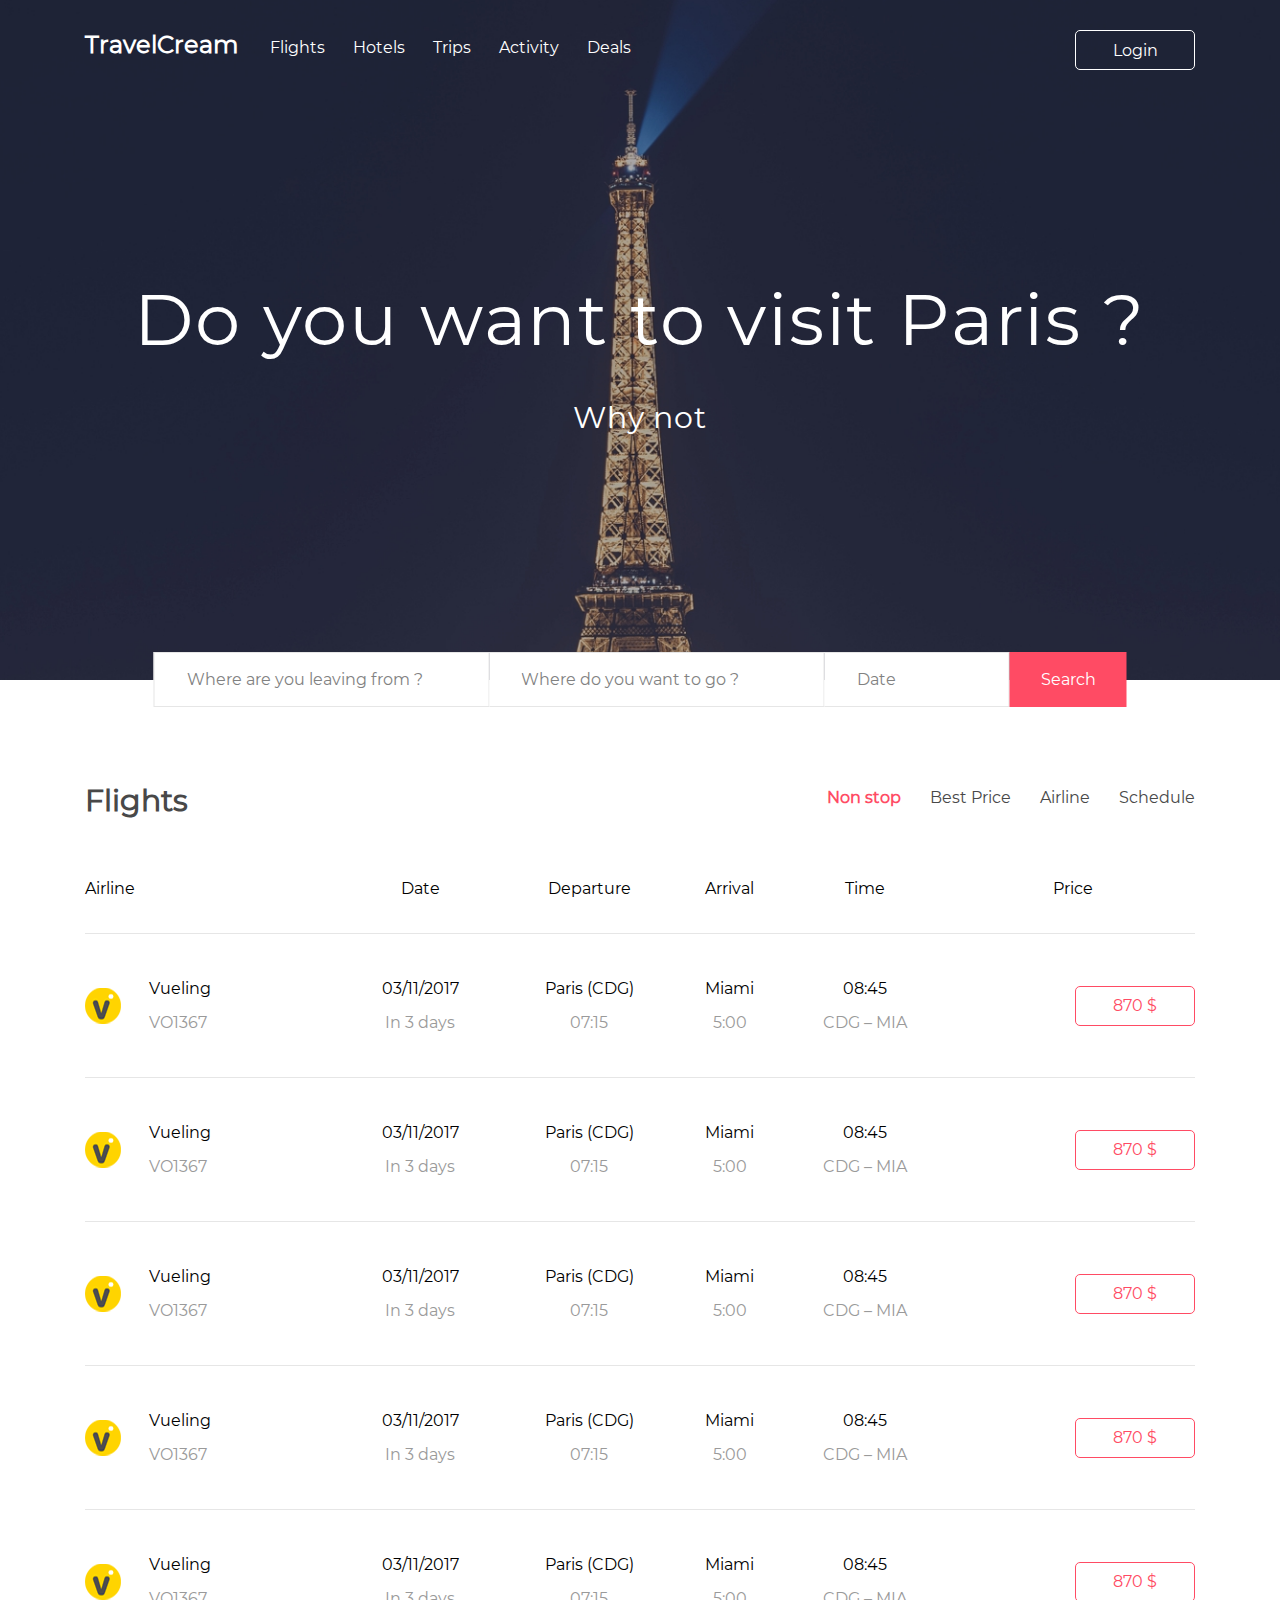
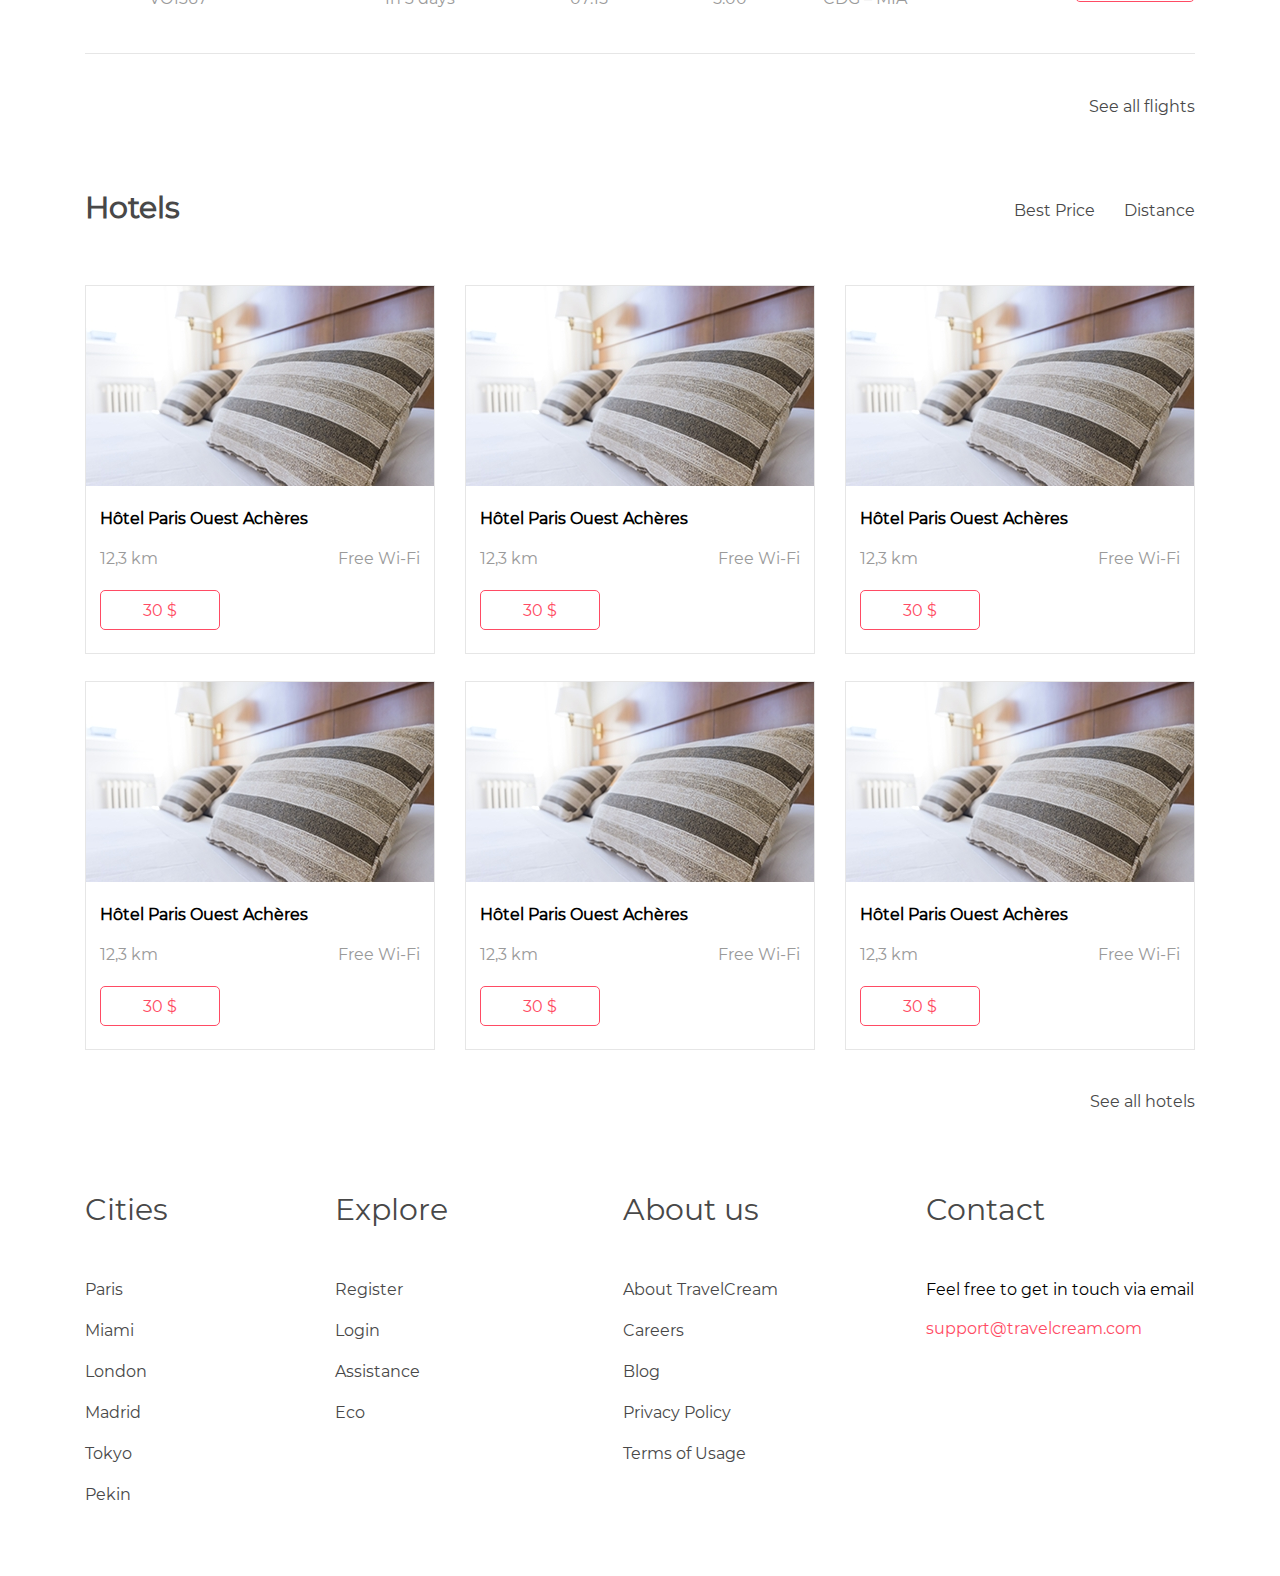
<file: site_1/index.html>
<!DOCTYPE html>
<html lang="en">
<head>
	<meta charset="UTF-8">
	<meta name="viewport" content="width=device-width, initial-scale=1.0">
	<meta http-equiv="X-UA-Compatible" content="ie=edge">
	<title>Paris</title>
	<link rel="stylesheet" href="style.css">
</head>
<body>
	<header class="header">
		<div class="container clearfix">
			<div class="header__left">
				<a href="#" class="header__logo">
					TravelCream
				</a>
				<nav class="header__nav">
					<ul>
						<li><a href="#">Flights</a></li>
						<li><a href="#">Hotels</a></li>
						<li><a href="#">Trips</a></li>
						<li><a href="#">Activity</a></li>
						<li><a href="#">Deals</a></li>
					</ul>
				</nav>
			</div>
			<div class="header__right">
				<button class="header__login">Login</button>
			</div>
		</div>
	</header>

	<section class="first">
		<div class="container">
			<h1 class="first__heading">
				Do you want to visit Paris ?
			</h1>
			<p class="first__descr">
				Why not
			</p>
			<form class="first__form">
				<input type="text" placeholder="Where are you leaving from ?">
				<input type="text" placeholder="Where do you want to go ?">
				<input type="text" class="small-input" placeholder="Date">
				<button type="submit">Search</button>
			</form>
		</div>
	</section>

	<section class="flights">
		<div class="container">
			<div class="flights__top clearfix">
				<h2 class="flights__heading">
					Flights
				</h2>
				<div class="flights__links">
					<ul>
						<li><a href="#" class="active">Non stop</a></li>
						<li><a href="#">Best Price</a></li>
						<li><a href="#">Airline</a></li>
						<li><a href="#">Schedule</a></li>
					</ul>
				</div>
			</div>
			<div class="flights__table">
				<table>
					<thead>
						<tr>
							<td>Airline</td>
							<td>Date</td>
							<td>Departure</td>
							<td>Arrival</td>
							<td>Time</td>
							<td>Price</td>
						</tr>
					</thead>
					<tbody>
						<tr>
							<td>
								<img src="img/vueling.png" alt="">
								<div class="text">
									Vueling
									<span>VO1367</span>
								</div>
							</td>
							<td>
								03/11/2017
								<span>In 3 days</span>
							</td>
							<td>
								Paris (CDG)
								<span>07:15</span>
							</td>
							<td>
								Miami
								<span>5:00</span>
							</td>
							<td>
								08:45
								<span>CDG – MIA</span>
							</td>
							<td>
								<button class="main-btn">870 $</button>
							</td>
						</tr>
						<tr>
							<td>
								<img src="img/vueling.png" alt="">
								<div class="text">
									Vueling
									<span>VO1367</span>
								</div>
							</td>
							<td>
								03/11/2017
								<span>In 3 days</span>
							</td>
							<td>
								Paris (CDG)
								<span>07:15</span>
							</td>
							<td>
								Miami
								<span>5:00</span>
							</td>
							<td>
								08:45
								<span>CDG – MIA</span>
							</td>
							<td>
								<button class="main-btn">870 $</button>
							</td>
						</tr>
						<tr>
							<td>
								<img src="img/vueling.png" alt="">
								<div class="text">
									Vueling
									<span>VO1367</span>
								</div>
							</td>
							<td>
								03/11/2017
								<span>In 3 days</span>
							</td>
							<td>
								Paris (CDG)
								<span>07:15</span>
							</td>
							<td>
								Miami
								<span>5:00</span>
							</td>
							<td>
								08:45
								<span>CDG – MIA</span>
							</td>
							<td>
								<button class="main-btn">870 $</button>
							</td>
						</tr>
						<tr>
							<td>
								<img src="img/vueling.png" alt="">
								<div class="text">
									Vueling
									<span>VO1367</span>
								</div>
							</td>
							<td>
								03/11/2017
								<span>In 3 days</span>
							</td>
							<td>
								Paris (CDG)
								<span>07:15</span>
							</td>
							<td>
								Miami
								<span>5:00</span>
							</td>
							<td>
								08:45
								<span>CDG – MIA</span>
							</td>
							<td>
								<button class="main-btn">870 $</button>
							</td>
						</tr>
						<tr>
							<td>
								<img src="img/vueling.png" alt="">
								<div class="text">
									Vueling
									<span>VO1367</span>
								</div>
							</td>
							<td>
								03/11/2017
								<span>In 3 days</span>
							</td>
							<td>
								Paris (CDG)
								<span>07:15</span>
							</td>
							<td>
								Miami
								<span>5:00</span>
							</td>
							<td>
								08:45
								<span>CDG – MIA</span>
							</td>
							<td>
								<button class="main-btn">870 $</button>
							</td>
						</tr>
					</tbody>
				</table>
				<div class="flights__table__link">
					<a href="#">See all flights</a>
				</div>
			</div>
		</div>
	</section>

	<section class="hotels">
		<div class="container">
			<div class="hotels__top clearfix">
				<h2 class="hotels__heading">Hotels</h2>
				<div class="hotels__links">
					<ul>
						<li><a href="#">Best Price</a></li>
						<li><a href="#">Distance</a></li>
					</ul>
				</div>
			</div>
			<div class="hotels__items">
				<div class="hotels__item">
					<figure class="hotels__image">
						<img src="img/hotels-img.jpg" alt="">
					</figure>
					<div class="hotels__text">
						<h3 class="hotels__title">Hôtel Paris Ouest Achères</h3>
						<div class="hotels__props clearfix">
							<div class="hotels__distance">12,3 km</div>
							<div class="hotels__services">Free Wi-Fi</div>
						</div>
						<button class="hotels__button main-btn">30 $</button>
					</div>
				</div>
				<div class="hotels__item">
					<figure class="hotels__image">
						<img src="img/hotels-img.jpg" alt="">
					</figure>
					<div class="hotels__text">
						<h3 class="hotels__title">Hôtel Paris Ouest Achères</h3>
						<div class="hotels__props clearfix">
							<div class="hotels__distance">12,3 km</div>
							<div class="hotels__services">Free Wi-Fi</div>
						</div>
						<button class="hotels__button main-btn">30 $</button>
					</div>
				</div>
				<div class="hotels__item">
					<figure class="hotels__image">
						<img src="img/hotels-img.jpg" alt="">
					</figure>
					<div class="hotels__text">
						<h3 class="hotels__title">Hôtel Paris Ouest Achères</h3>
						<div class="hotels__props clearfix">
							<div class="hotels__distance">12,3 km</div>
							<div class="hotels__services">Free Wi-Fi</div>
						</div>
						<button class="hotels__button main-btn">30 $</button>
					</div>
				</div>
				<div class="hotels__item">
					<figure class="hotels__image">
						<img src="img/hotels-img.jpg" alt="">
					</figure>
					<div class="hotels__text">
						<h3 class="hotels__title">Hôtel Paris Ouest Achères</h3>
						<div class="hotels__props clearfix">
							<div class="hotels__distance">12,3 km</div>
							<div class="hotels__services">Free Wi-Fi</div>
						</div>
						<button class="hotels__button main-btn">30 $</button>
					</div>
				</div>
				<div class="hotels__item">
					<figure class="hotels__image">
						<img src="img/hotels-img.jpg" alt="">
					</figure>
					<div class="hotels__text">
						<h3 class="hotels__title">Hôtel Paris Ouest Achères</h3>
						<div class="hotels__props clearfix">
							<div class="hotels__distance">12,3 km</div>
							<div class="hotels__services">Free Wi-Fi</div>
						</div>
						<button class="hotels__button main-btn">30 $</button>
					</div>
				</div>
				<div class="hotels__item">
					<figure class="hotels__image">
						<img src="img/hotels-img.jpg" alt="">
					</figure>
					<div class="hotels__text">
						<h3 class="hotels__title">Hôtel Paris Ouest Achères</h3>
						<div class="hotels__props clearfix">
							<div class="hotels__distance">12,3 km</div>
							<div class="hotels__services">Free Wi-Fi</div>
						</div>
						<button class="hotels__button main-btn">30 $</button>
					</div>
				</div>
			</div>
			<div class="hotels__link">
				<a href="#">See all hotels</a>
			</div>
		</div>
	</section>
	<footer class="footer">
		<div class="container">
			<div class="footer__column">
				<div class="footer__title">Cities</div>
				<ul class="footer__nav">
					<li><a href="#">Paris</a></li>
					<li><a href="#">Miami</a></li>
					<li><a href="#">London</a></li>
					<li><a href="#">Madrid</a></li>
					<li><a href="#">Tokyo</a></li>
					<li><a href="#">Pekin</a></li>
				</ul>
			</div>
			<div class="footer__column">
				<div class="footer__title">Explore</div>
				<ul class="footer__nav">
					<li><a href="#">Register</a></li>
					<li><a href="#">Login</a></li>
					<li><a href="#">Assistance</a></li>
					<li><a href="#">Eco</a></li>
				</ul>
			</div>
			<div class="footer__column">
				<div class="footer__title">About us</div>
				<ul class="footer__nav">
					<li><a href="#">About TravelCream</a></li>
					<li><a href="#">Careers</a></li>
					<li><a href="#">Blog</a></li>
					<li><a href="#">Privacy Policy</a></li>
					<li><a href="#">Terms of Usage</a></li>
				</ul>
			</div>
			<div class="footer__column">
				<div class="footer__title">Contact</div>
				<span class="footer__text">Feel free to get in touch via email</span>
				<a href="mailto:support@travelcream.com" class="footer__mail">support@travelcream.com</a>
			</div>
		</div>
	</footer>
</body>
</html>
</file>
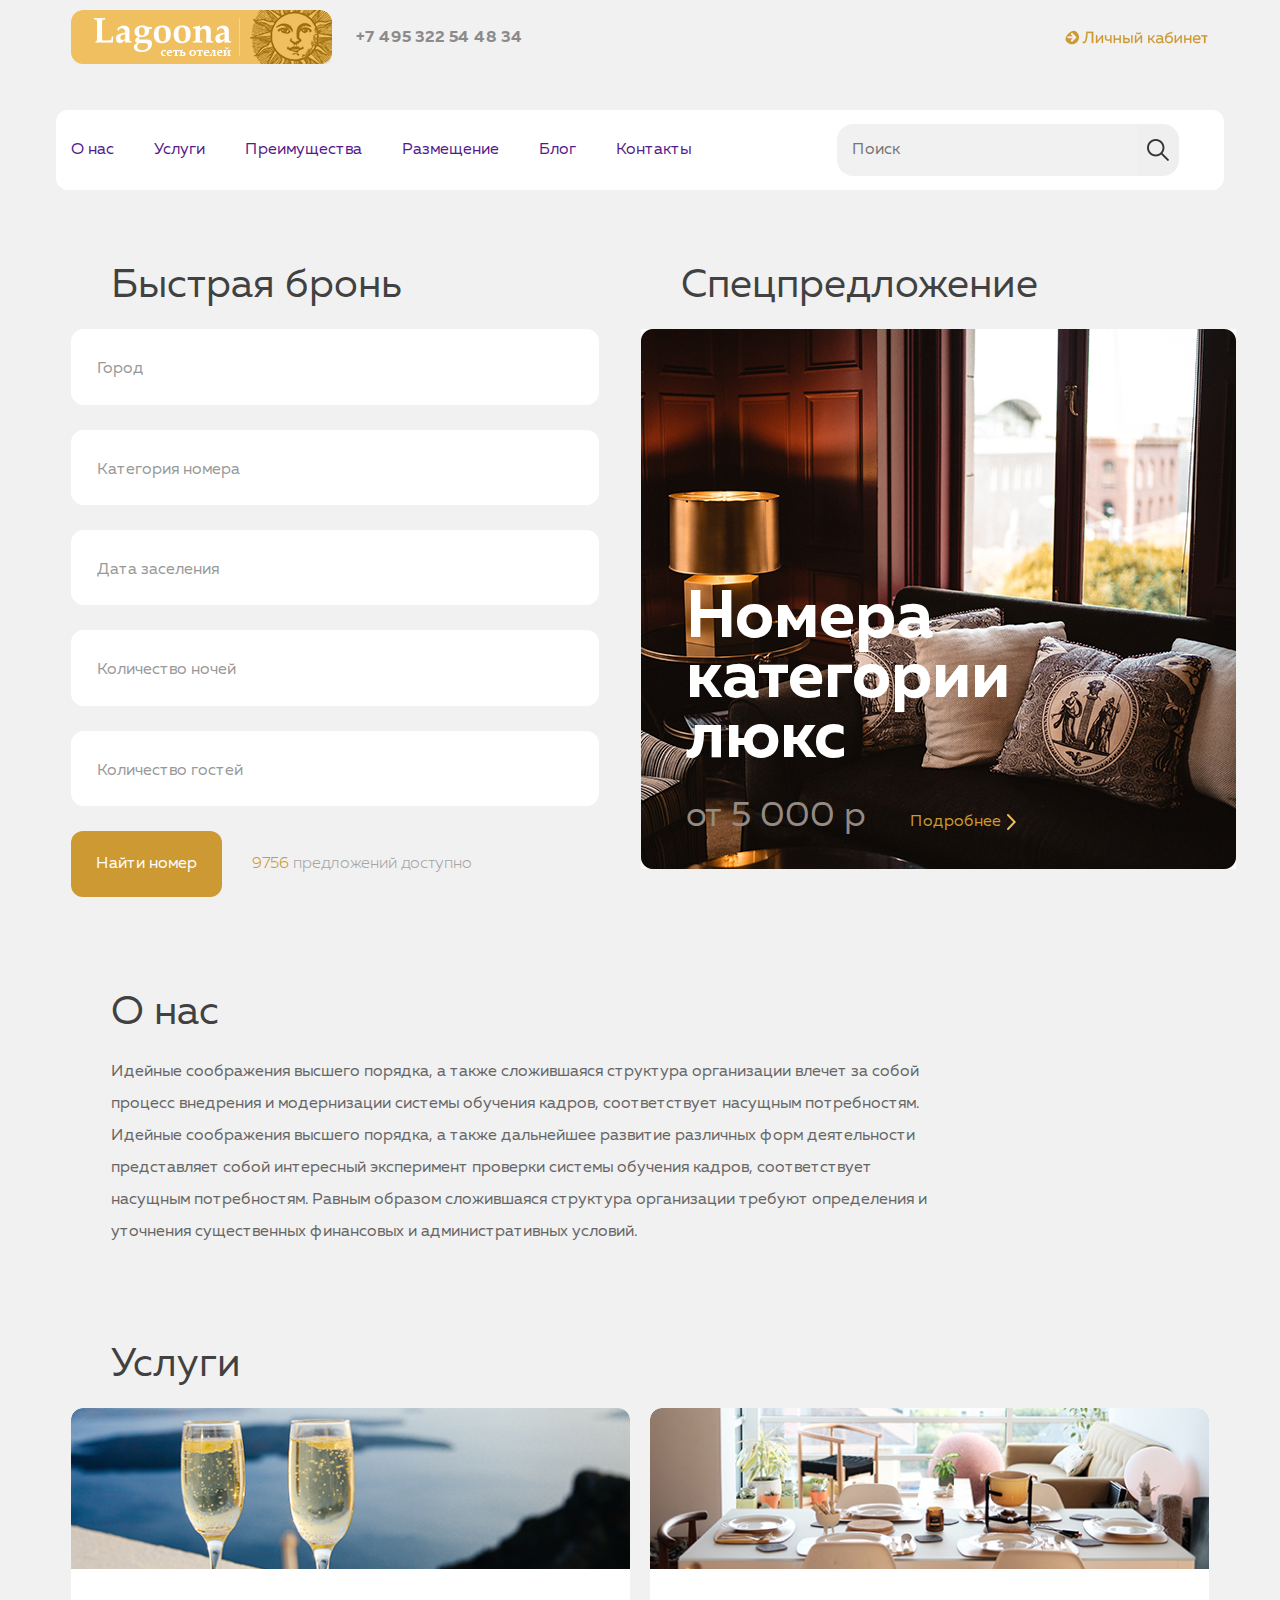
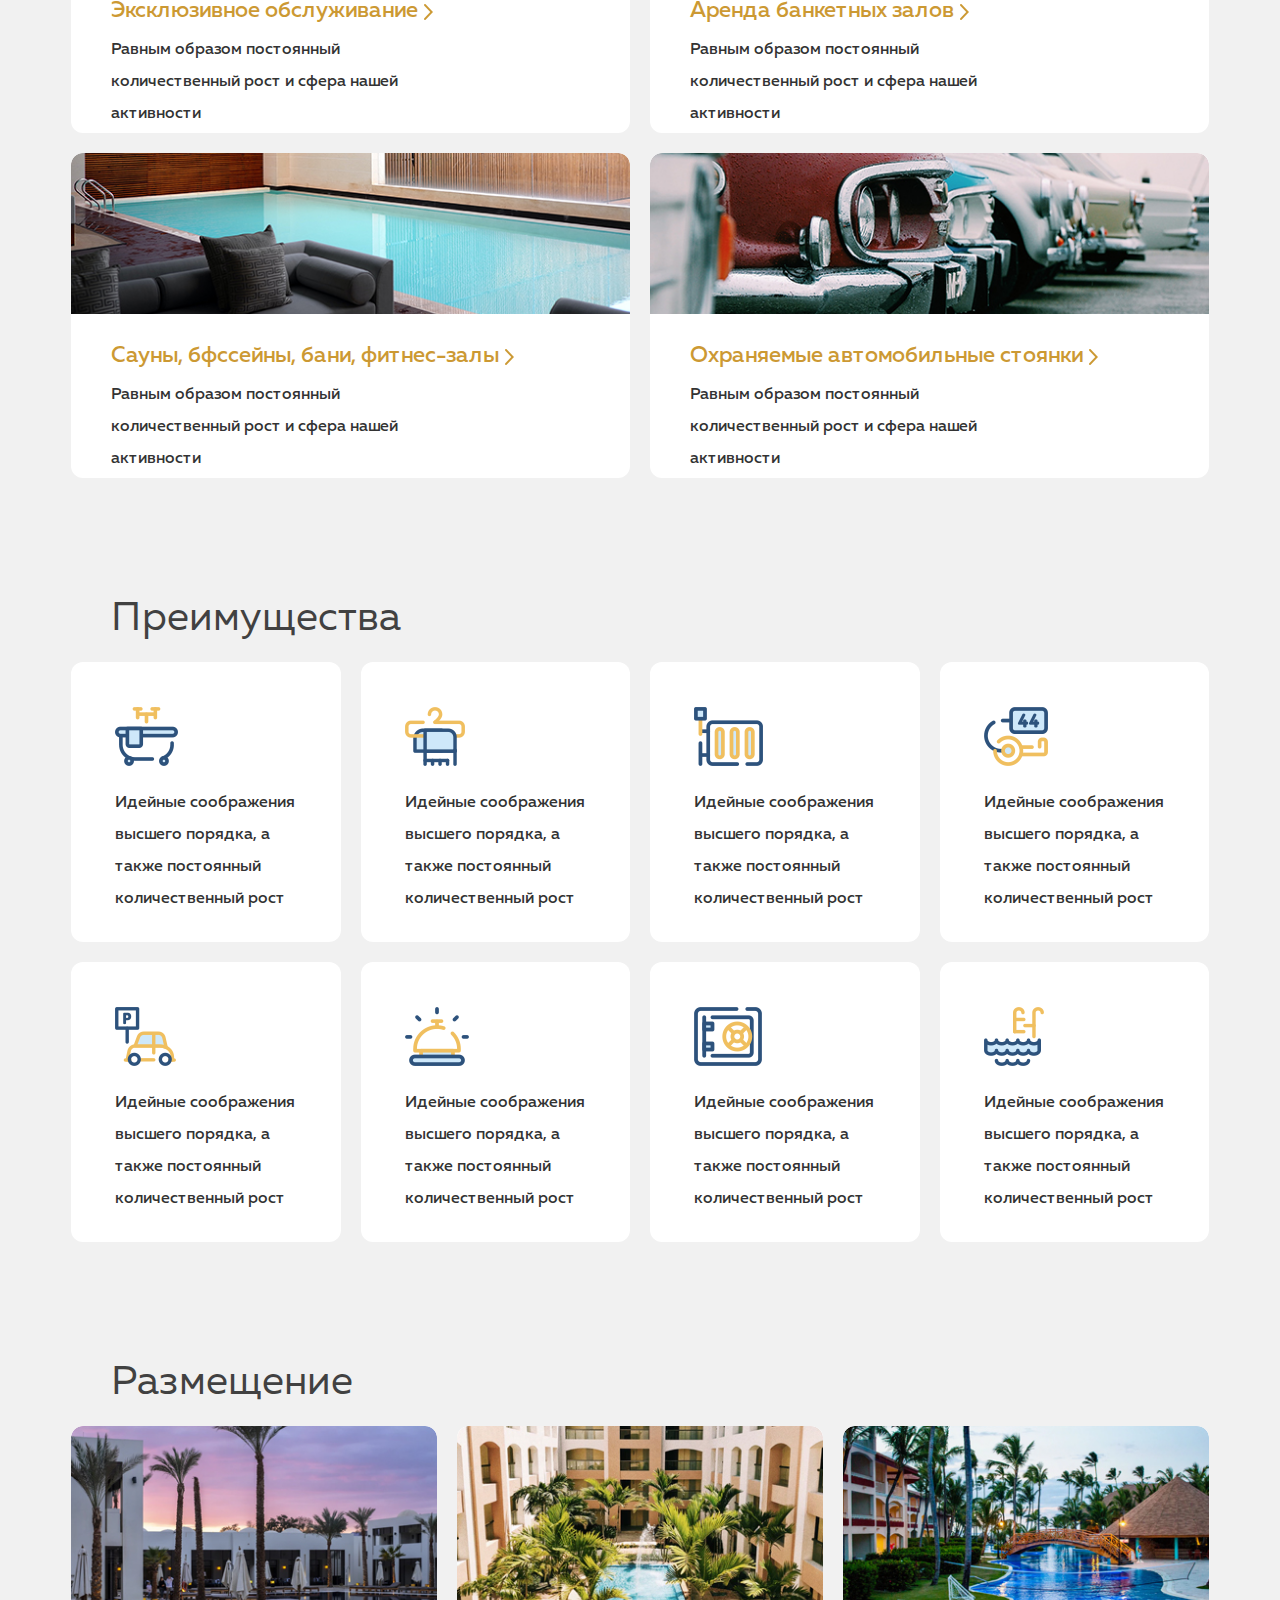
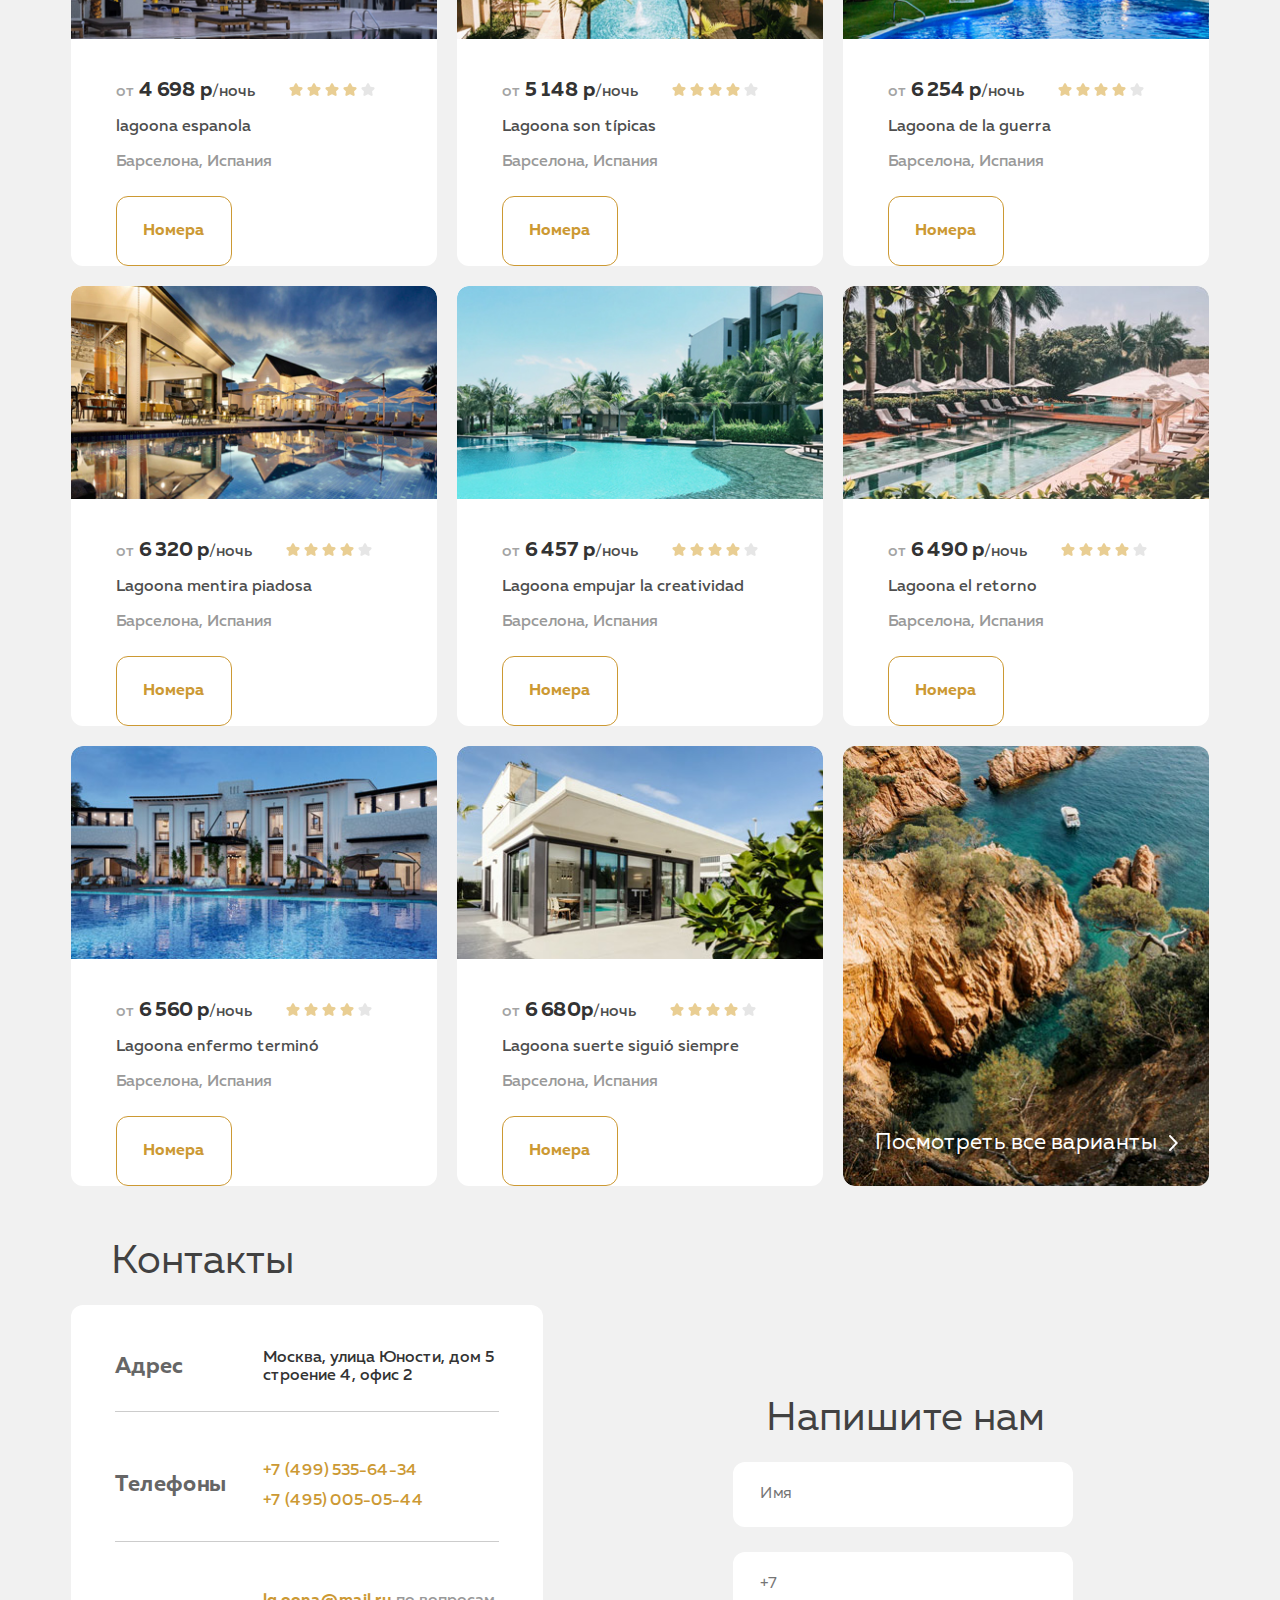
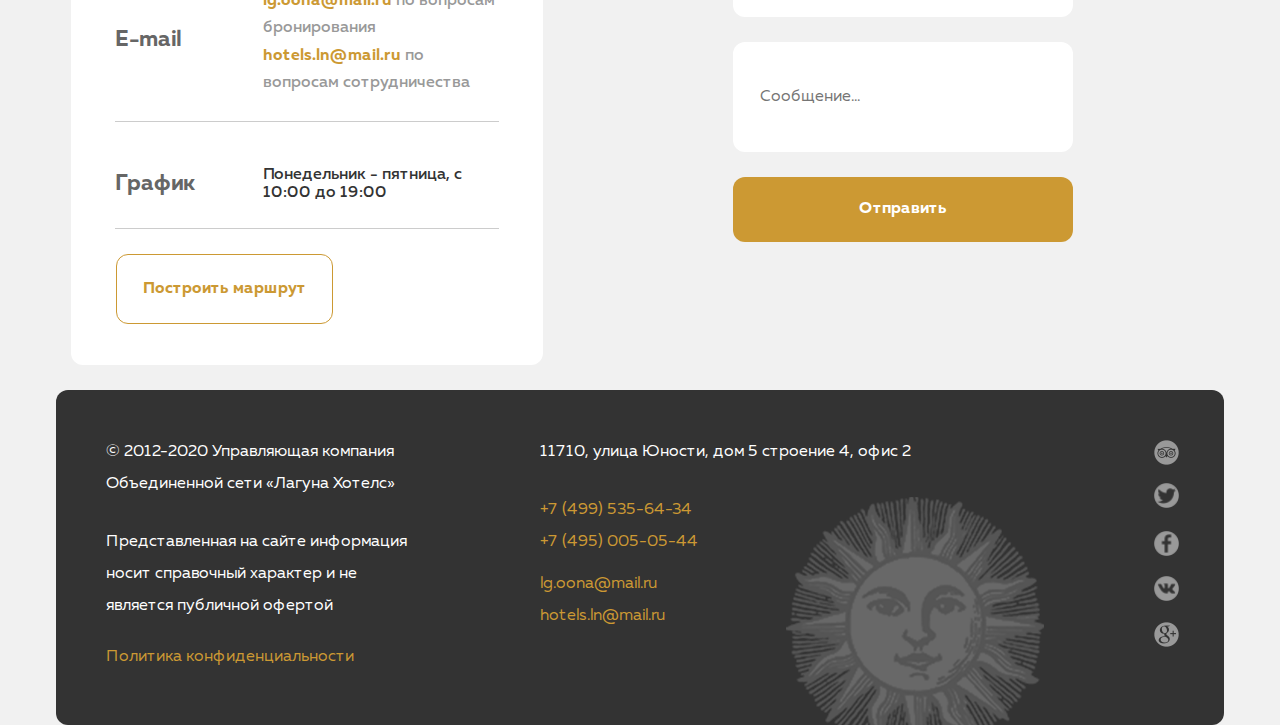
<file: site_2/Hotels.html>
<!DOCTYPE html>
<html lang="en">

<head>
  <meta charset="UTF-8">
  <meta http-equiv="X-UA-Compatible" content="IE=edge">
  <meta name="viewport" content="width=device-width, initial-scale=1.0">
  <title>Lagoona сеть отелей</title>
  <link rel="stylesheet" href="css/normalize.css">
  <link rel="stylesheet" href="css/style.css">
</head>

<body>
  <header class="header">
    <div class="container header-container">
      <a href="" class="logo">
        <img src="img/Logo.png" alt="Lagoona сеть отелей" class="logo-img">
      </a>
      <a class="header-tel" href="tel:+7495322544834">
        +7 495 322 54 48 34
      </a>
      <a class="header-personal-room" href="">
        <img src="img/Personal-room.png" alt="Личный кабинет">
      </a>
    </div>
    <div class="container nav-container">
      <nav class="nav">
        <ul class="nav-list">
          <li class="nav-item">
            <a href="" class="nav-link">О нас</a>
          </li>
          <li class="nav-item">
            <a href="" class="nav-link">Услуги</a>
          </li>
          <li class="nav-item">
            <a href="" class="nav-link">Преимущества</a>
          </li>
          <li class="nav-item">
            <a href="" class="nav-link">Размещение</a>
          </li>
          <li class="nav-item">
            <a href="" class="nav-link">Блог</a>
          </li>
          <li class="nav-item">
            <a href="" class="nav-link">Контакты</a>
          </li>
        </ul>
      </nav>
      <div class="search">
        <form>
          <input type="text" placeholder="Поиск">
          <button type="submit" class="search-btn"></button>
        </form>
      </div>
    </div>
  </header>

  <main>
    <section class="hero">
      <div class="container hero-container">
        <div class="hero-left">
          <h2 class="section-heading">
            Быстрая бронь
          </h2>
          <ul class="section-hero-list">
            <li class="section-hero-item">
              <input class="section-hero-input" type="text" placeholder="Город">
            </li>
            <li class="section-hero-item">
              <input class="section-hero-input" type="text" placeholder="Категория номера">
            </li>
            <li class="section-hero-item">
              <input class="section-hero-input" type="text" placeholder="Дата заселения">
            </li>
            <li class="section-hero-item">
              <input class="section-hero-input" type="text" placeholder="Количество ночей">
            </li>
            <li class="section-hero-item">
              <input class="section-hero-input" type="text" placeholder="Количество гостей">
            </li>
          </ul>
          <div class="section-hero-searh">
            <a class="btn section-hero-btn">
              Найти номер
            </a>
            <div class="section-hero-btn-description">
              <a class="section-hero-btm-description-link" href="">9756</a>
              предложений доступно
            </div>
          </div>
        </div>
        <div class="section-hero-special">
          <h2 class="section-heading">
            Спецпредложение
          </h2>
          <div class="section-hero-right">
            <h1 class="section-hero-right-header">
              Номера категории люкс
            </h1>
            <p class="section-hero-price">от 5 000 р</p>
            <a class="section-hero-right-link" href="">Подробнее</a>
          </div>
        </div>
      </div>
    </section>

    <section class="section-us">
      <div class="container">
        <h2 class="section-heading">
          О нас
        </h2>
        <p class="section-us-text">
          Идейные соображения высшего порядка, а также сложившаяся структура организации влечет за собой процесс
          внедрения и модернизации системы обучения кадров, соответствует насущным потребностям. Идейные соображения
          высшего порядка, а также дальнейшее развитие различных форм деятельности представляет собой интересный
          эксперимент проверки системы обучения кадров, соответствует насущным потребностям. Равным образом сложившаяся
          структура организации требуют определения и уточнения существенных финансовых и административных условий.
        </p>
      </div>
    </section>

    <section class="section-services">
      <div class="container services-container">
        <h2 class="section-heading">
          Услуги
        </h2>
        <ul class="section-services-list">
          <li class="section-services-item">
            <img src="img/Services-img-1.jpg" alt="">
            <a class="section-services-link" href="#">Эксклюзивное обслуживание</a>
            <p class="section-services-text">Равным образом постоянный количественный рост и сфера нашей активности </p>
          </li>
          <li class="section-services-item">
            <img src="img/Services-img-2.jpg" alt="">
            <a class="section-services-link" href="#">Аренда банкетных залов</a>
            <p class="section-services-text">Равным образом постоянный количественный рост и сфера нашей активности</p>
          </li>
          <li class="section-services-item">
            <img src="img/Services-img-3.jpg" alt="">
            <a class="section-services-link" href="#">Сауны, бфссейны, бани, фитнес-залы</a>
            <p class="section-services-text">Равным образом постоянный количественный рост и сфера нашей активности</p>
          </li>
          <li class="section-services-item">
            <img src="img/Services-img-4.jpg" alt="">
            <a class="section-services-link" href="#">Охраняемые автомобильные стоянки</a>
            <p class="section-services-text">Равным образом постоянный количественный рост и сфера нашей активности</p>
          </li>
        </ul>
      </div>
    </section>

    <section class="benefits">
      <div class="container benefits-container">
        <h2 class="section-heading">
          Преимущества
        </h2>
        <ul class="section-benefits-list">
          <li class="section-benefits-item">
            <svg class="section-benefits-icon" xmlns="http://www.w3.org/2000/svg" xmlns:xlink="http://www.w3.org/1999/xlink" width="63" height="59" viewbox="0 0 63 59">
              <image id="bathtub" width="63" height="59" xlink:href="[data-uri]"/>
            </svg>
            <p class="section-benefits-text">
              Идейные соображения высшего порядка, а также постоянный количественный рост
            </p>
          </li>
          <li class="section-benefits-item">
            <svg xmlns="http://www.w3.org/2000/svg" xmlns:xlink="http://www.w3.org/1999/xlink" width="60" height="59" viewbox="0 0 60 59">
              <image id="hanger" width="60" height="59" xlink:href="[data-uri]"/>
            </svg>
            <p class="section-benefits-text">
              Идейные соображения высшего порядка, а также постоянный количественный рост
            </p>
          </li>
          <li class="section-benefits-item">
            <svg xmlns="http://www.w3.org/2000/svg" xmlns:xlink="http://www.w3.org/1999/xlink" width="69" height="59" viewbox="0 0 69 59">
              <image id="heating" width="69" height="59" xlink:href="[data-uri]"/>
            </svg>
            <p class="section-benefits-text">
              Идейные соображения высшего порядка, а также постоянный количественный рост
            </p>
          </li>
          <li class="section-benefits-item">
            <svg xmlns="http://www.w3.org/2000/svg" xmlns:xlink="http://www.w3.org/1999/xlink" width="64" height="59" viewbox="0 0 64 59">
              <image id="hotel-key" width="64" height="59" xlink:href="[data-uri]"/>
            </svg>
            <p class="section-benefits-text">
              Идейные соображения высшего порядка, а также постоянный количественный рост
            </p>
          </li>
          <li class="section-benefits-item">
            <svg xmlns="http://www.w3.org/2000/svg" xmlns:xlink="http://www.w3.org/1999/xlink" width="61" height="59" viewbox="0 0 61 59">
              <image id="parking" width="61" height="59" xlink:href="[data-uri]"/>
            </svg>
            <p class="section-benefits-text">
              Идейные соображения высшего порядка, а также постоянный количественный рост
            </p>
          </li>
          <li class="section-benefits-item">
            <svg xmlns="http://www.w3.org/2000/svg" xmlns:xlink="http://www.w3.org/1999/xlink" width="64" height="59" viewbox="0 0 64 59">
              <image id="reception" width="64" height="59" xlink:href="[data-uri]"/>
            </svg>
            <p class="section-benefits-text">
              Идейные соображения высшего порядка, а также постоянный количественный рост
            </p>
          </li>
          <li class="section-benefits-item">
            <svg xmlns="http://www.w3.org/2000/svg" xmlns:xlink="http://www.w3.org/1999/xlink" width="68" height="59" viewbox="0 0 68 59">
              <image id="security-box" width="68" height="59" xlink:href="[data-uri]"/>
            </svg>
            <p class="section-benefits-text">
              Идейные соображения высшего порядка, а также постоянный количественный рост
            </p>
          </li>
          <li class="section-benefits-item">
            <svg xmlns="http://www.w3.org/2000/svg" xmlns:xlink="http://www.w3.org/1999/xlink" width="60" height="59" viewbox="0 0 60 59">
              <image id="swimming-pool" width="60" height="59" xlink:href="[data-uri]"/>
            </svg>           
            <p class="section-benefits-text">
              Идейные соображения высшего порядка, а также постоянный количественный рост
            </p>
          </li>
        </ul>
      </div>
    </section>

    <section class="section-placing">
      <div class="container placing-container">
        <h2 class="section-heading">
          Размещение
        </h2>
        <ul class="section-placing-list">
          <li class="section-placing-item">
            <img src="img/hotel-img-1.jpg" alt="Hotel">
            <p class="section-placing-price">
              <span>от </span><b>4 698 р</b>/ночь
            </p>
            <div class="section-placing-star">
              <img src="img/star.png" alt="рейтинг отеля 4 из 5">
              <img src="img/star.png" alt="">
              <img src="img/star.png" alt="">
              <img src="img/star.png" alt="">
              <img src="img/star-empty.png" alt="">
            </div> 
            <strong class="section-placing-namehotel">
              lagoona espanola
            </strong>
            <div class="section-placing-description">
              Барселона, Испания
            </div>
            <a class="btn section-placing-btn" href="">
              <b>Номера</b>
            </a>
          </li>
          <li class="section-placing-item">
            <img src="img/hotel-img-2.jpg" alt="Hotel">
            <p class="section-placing-price">
              <span>от </span><b>5 148 р</b>/ночь
            </p>
            <div class="section-placing-star">
              <img src="img/star.png" alt="рейтинг отеля 4 из 5">
              <img src="img/star.png" alt="">
              <img src="img/star.png" alt="">
              <img src="img/star.png" alt="">
              <img src="img/star-empty.png" alt="">
            </div> 
            <strong class="section-placing-namehotel">
              Lagoona son típicas
            </strong>
            <div class="section-placing-description">
              Барселона, Испания
            </div>
            <a class="btn section-placing-btn" href="">
              <b>Номера</b>
            </a>
          </li>
          <li class="section-placing-item">
            <img src="img/hotel-img-3.jpg" alt="Hotel">
            <p class="section-placing-price">
              <span>от </span><b> 6 254 р</b>/ночь
            </p>
            <div class="section-placing-star">
              <img src="img/star.png" alt="рейтинг отеля 4 из 5">
              <img src="img/star.png" alt="">
              <img src="img/star.png" alt="">
              <img src="img/star.png" alt="">
              <img src="img/star-empty.png" alt="">
            </div> 
            <strong class="section-placing-namehotel">
              Lagoona de la guerra
            </strong>
            <div class="section-placing-description">
              Барселона, Испания
            </div>
            <a class="btn section-placing-btn" href="">
              <b>Номера</b>
            </a>
          </li>
          <li class="section-placing-item">
            <img src="img/hotel-img-4.jpg" alt="Hotel">
            <p class="section-placing-price">
              <span>от </span><b>6 320 р</b>/ночь
            </p>
            <div class="section-placing-star">
              <img src="img/star.png" alt="рейтинг отеля 4 из 5">
              <img src="img/star.png" alt="">
              <img src="img/star.png" alt="">
              <img src="img/star.png" alt="">
              <img src="img/star-empty.png" alt="">
            </div> 
            <strong class="section-placing-namehotel">
              Lagoona mentira piadosa
            </strong>
            <div class="section-placing-description">
              Барселона, Испания
            </div>
            <a class="btn section-placing-btn" href="">
              <b>Номера</b>
            </a>
          </li>
          <li class="section-placing-item">
            <img src="img/hotel-img-5.jpg" alt="Hotel">
            <p class="section-placing-price">
              <span>от </span><b>6 457 р</b>/ночь
            </p>
            <div class="section-placing-star">
              <img src="img/star.png" alt="рейтинг отеля 4 из 5">
              <img src="img/star.png" alt="">
              <img src="img/star.png" alt="">
              <img src="img/star.png" alt="">
              <img src="img/star-empty.png" alt="">
            </div> 
            <strong class="section-placing-namehotel">
              Lagoona empujar la creatividad
            </strong>
            <div class="section-placing-description">
              Барселона, Испания
            </div>
            <a class="btn section-placing-btn" href="">
              <b>Номера</b>
            </a>
          </li>
          <li class="section-placing-item">
            <img src="img/hotel-img-6.jpg" alt="Hotel">
            <p class="section-placing-price">
              <span>от </span><b>6 490 р</b>/ночь
            </p>
            <div class="section-placing-star">
              <img src="img/star.png" alt="рейтинг отеля 4 из 5">
              <img src="img/star.png" alt="">
              <img src="img/star.png" alt="">
              <img src="img/star.png" alt="">
              <img src="img/star-empty.png" alt="">
            </div> 
            <strong class="section-placing-namehotel">
              Lagoona el retorno
            </strong>
            <div class="section-placing-description">
              Барселона, Испания
            </div>
            <a class="btn section-placing-btn" href="">
              <b>Номера</b>
            </a>
          </li>
          <li class="section-placing-item">
            <img src="img/hotel-img-7.jpg" alt="Hotel">
            <p class="section-placing-price">
              <span>от </span><b>6 560 р</b>/ночь
            </p>
            <div class="section-placing-star">
              <img src="img/star.png" alt="рейтинг отеля 4 из 5">
              <img src="img/star.png" alt="">
              <img src="img/star.png" alt="">
              <img src="img/star.png" alt="">
              <img src="img/star-empty.png" alt="">
            </div> 
            <strong class="section-placing-namehotel">
              Lagoona enfermo terminó
            </strong>
            <div class="section-placing-description">
              Барселона, Испания
            </div>
            <a class="btn section-placing-btn" href="">
              <b>Номера</b>
            </a>
          </li>
          <li class="section-placing-item">
            <img src="img/hotel-img-8.jpg" alt="Hotel">
            <p class="section-placing-price">
              <span>от </span><b>6 680р</b>/ночь
            </p>
            <div class="section-placing-star">
              <img src="img/star.png" alt="рейтинг отеля 4 из 5">
              <img src="img/star.png" alt="">
              <img src="img/star.png" alt="">
              <img src="img/star.png" alt="">
              <img src="img/star-empty.png" alt="">
            </div> 
            <strong class="section-placing-namehotel">
              Lagoona suerte siguió siempre
            </strong>
            <div class="section-placing-description">
              Барселона, Испания
            </div>
            <a class="btn section-placing-btn" href="">
              <b>Номера</b>
            </a>
          </li>
          <li class="section-placing-item section-placing-item-end">
            <a class="section-placing-link" href="">
              Посмотреть все варианты
            </a>
          </li>
        </ul>
      </div>
    </section>

    <section class="section-contacts-form">
      <div class="container contacts-container">
        <div class="contacts">
            <h2 class="section-heading">
              Контакты
            </h2>
            <ul class="contacts-list">
              <li class="contacts-item">
                <strong class="contacts-heading">Адрес</strong>
                <div class="contacts-address">Москва, улица Юности, дом 5 строение 4, офис 2</div>
              </li>
              <li class="contacts-item">
                <strong class="contacts-heading">Телефоны</strong>
                <div class="contacts-tel">
                  <a class="contacts-tel-link" href="tel:+74995356434"> +7 (499) 535-64-34</a>
                  <br>
                  <a class="contacts-tel-link" href="tel:+74950050544"> +7 (495) 005-05-44</a>
                </div>
              </li>
              <li class="contacts-item">
                <strong class="contacts-heading">E-mail</strong>
                <div class="contacts-address">
                  <a class="contacts-mail" href="mailto:lg.oona@mail.ru">lg.oona@mail.ru</a>
                  <p class="contacts-info">по вопросам бронирования</p>
                  <br>
                  <a class="contacts-mail" href="mailto:hotels.ln@mail.ru">hotels.ln@mail.ru</a>
                  <p class="contacts-info">по вопросам сотрудничества</p>
                </div>
              </li>
              <li class="contacts-item">
                <strong class="contacts-heading">График</strong>
                <div class="contacts-graph">Понедельник - пятница, с 10:00 до 19:00</div>
              </li>
              <li>
                <a class="btn section-placing-btn" href="">
                  <b>Построить маршрут</b>
                </a>
              </li>
            </ul>
        </div>

        <div class="form-right">
          <h2 class="section-heading">
            Напишите нам
          </h2>
          <form action="https://jsonplaceholder.typicode.com/posts" autocomplete method="POST" class="form">
            <input required type="text" name="name" placeholder="Имя" class="form-input" id="name">
            <input required type="tel" name="phone" placeholder="+7" class="form-input">
            <input type="text" name="text" placeholder="Сообщение..." class="form-input">
            <button type="submit" class="btn btn-submit">
              Отправить
            </button>
          </form>
        </div>
      </div>
    </section>
  </main>

  <footer class="footer">
    <div class="container footer-container">
      <div class="footer-left">
        <p class="footer-text">© 2012-2020 Управляющая компания Объединенной сети «Лагуна Хотелс»</p>
        <p class="footer-text">Представленная на сайте информация носит справочный характер и не является публичной офертой</p>
        <a href="" class="footer-left-linc">Политика конфиденциальности</a>
      </div>
      <div class="footer-center">
        <p class="footer-text">11710, улица Юности, дом 5 строение 4, офис 2</p>
        <div class="footer-center-tel">
          <a href="tel:+7 (499) 535-64-34" class="footer-center-link">+7 (499) 535-64-34</a>
          <br>
          <a href="tel:+7 (495) 005-05-44" class="footer-center-link">+7 (495) 005-05-44</a>
        </div>
        <div class="footer-center-mail">          
        <a href="mailto:lg.oona@mail.ru " class="footer-center-link">lg.oona@mail.ru </a>
        <br>
        <a href="mailto:hotels.ln@mail.ru" class="footer-center-link">hotels.ln@mail.ru</a>
        </div>     
      </div>
      <div class="footer-right">
        <ul class="footer-social-list">
          <li class="footer-social-item">
            <a href="" class="footer-social-link">
              <span class="footer-social-icon footer-social-icon-tripadvisor"></span>
            </a>
          </li>
          <li class="footer-social-item">
            <a href="" class="footer-social-link">
              <span class="footer-social-icon footer-social-icon-twitter"></span>
            </a>
          </li>
          <li class="footer-social-item">
            <a href="" class="footer-social-link">
              <span class="footer-social-icon footer-social-icon-facebook"></span>
            </a>
          </li>
          <li class="footer-social-item">
            <a href="" class="footer-social-link">
              <span class="footer-social-icon footer-social-icon-vk"></span>
            </a>
          </li>
          <li class="footer-social-item">
            <a href="" class="footer-social-link">
              <span class="footer-social-icon footer-social-icon-google"></span>
            </a>
          </li>
        </ul>
      </div>
    </div>  
  </footer> 
</body>
</html>
</file>
<file: site_1/style.css>
@font-face {
	font-family: 'Montserrat Regular';
	src: url('fonts/Montserrat-Regular.woff') format('woff');
	font-weight: normal;
	font-style: normal;
}

@font-face {
	font-family: 'Montserrat Medium';
	src: url('fonts/Montserrat-Medium.woff') format('woff');
	font-weight: normal;
	font-style: normal;
}

@font-face {
	font-family: 'Montserrat Bold';
	src: url('fonts/Montserrat-Bold.woff') format('woff');
	font-weight: normal;
	font-style: normal;
}

* {
	margin: 0;
	padding: 0;
	box-sizing: border-box;
	font-family: 'Montserrat Regular';
	font-size: 16px;
	outline: none;
}

.main-btn {
	width: 120px;
	height: 40px;
	border-radius: 5px;
	color: #ff4b64;
	font-size: 16px;
	font-weight: 500;
	cursor: pointer;
	background-color: transparent;
	border: 1px solid #ff4b64;
	transition: background-color 0.15s, color 0.15s;
}

.main-btn:hover {
	color: #fff;
	background-color: #ff4b64;
	transition: background-color 0.15s, color 0.15s;
}

a {
	text-decoration: none;
}

body {
	min-height: 3000px;
}

.clearfix::after {
	content: "";
	display: block;
	clear: both;
}

.header {
	position: absolute;
	left: 0;
	top: 0;
	width: 100%;
	z-index: 10;
	padding-top: 30px;
}

.container {
	width: 1110px;
	margin: 0 auto;
}

.header__left {
	float: left;
}

.header__right {
	float: right;
}

.header__logo {
	display: inline-block;
	font-weight: 700;
	font-size: 24px;
	color: #fff;
}

.header__nav {
	margin-left: 28px;
	display: inline-block;
}

.header__nav ul {
	list-style-type: none;
}

.header__nav ul li {
	display: inline-block;
}

.header__nav ul li a {
	margin-right: 24px;
	color: #fff;
}

.header__login {
	border: none;
	width: 120px;
	height: 40px;
	border-radius: 5px;
	font-weight: 500;
	line-height: 40px;
	color: #fff;
	border: 1px solid #fff;
	text-align: center;
	background-color: transparent;
}


/* first block */
.first {
	min-height: 650px;
	padding-top: 275px;
	padding-bottom: 244px;
	position: relative;
	background-image: url("img/first-img.jpg");
	background-position: center;
	background-repeat: no-repeat;
	background-size: cover;
}

.first__heading {
	text-align: center;
	color: #fff;
	font-weight: 500;
	letter-spacing: 1.8px;
	font-size: 72px;
}

.first__descr {
	margin-top: 36px;
	text-align: center;
	color: #fff;
	font-size: 30px;
	letter-spacing: 0.75px;
}

.first__form {
	position: absolute;
	left: 50%;
	bottom: -27px;
	z-index: 8;
	transform: translateX(-50%);
	width: 973px;
	font-size: 0;
}

.first__form input {
	width: 34.5%;
	height: 55px;
	border: 1px solid #e6e6e6;
	background-color: #fff;
	padding-left: 32px;
}

.first__form input::placeholder {
	color: #818181;
}

.first__form input:nth-child(2) {
	border-left: none;
}

.first__form .small-input {
	width: 19%;
	border-left: none;
}

.first__form button {
	width: 12%;
	height: 55px;
	border: none;
	color: #fff;
	background-color: #ff4b64;
	cursor: pointer;
	transition: background-color 0.15s;
}

.first__form button:hover {
	background-color: #000;
	transition: background-color 0.15s;
}

.flights {
	padding-top: 102px;
	padding-bottom: 23px;
	background-color: #fff;
}

.flights__heading {
	color: #484848;
	font-size: 30px;
	float: left;
}

.flights__links {
	float: right;
}

.flights__links ul {
	list-style-type: none;
}

.flights__links ul li {
	display: inline-block;
}

.flights__links ul li a {
	color: #484848;
	font-size: 16px;
	line-height: 32px;
	margin-left: 25px;
}

.flights__links ul li a.active {
	color: #ff4b64;
	font-weight: 700;
}

.flights__table {
	margin-top: 60px;
	width: 100%;
}

.flights__table table {
	width: 100%;
	border-collapse: collapse;
}

.flights__table table thead {
	border-bottom: 1px solid #e6e6e6;
}

.flights__table table thead td {
	padding-bottom: 35px;
	text-align: center;
}

.flights__table table thead td:first-child {
	text-align: left;
}

.flights__table table tbody td {
	padding: 45px 0;
	vertical-align: middle;
	text-align: center;
}

.flights__table table tbody td:first-child {
	text-align: left;
}

.flights__table table tbody td:last-child {
	text-align: right;
}

.flights__table table tbody tr {
	border-bottom: 1px solid #e6e6e6;
}

.flights__table table tbody td img {
	display: inline-block;
	vertical-align: middle;
}

.flights__table table tbody td .text {
	display: inline-block;
	vertical-align: middle;
	margin-left: 24px;
}

.flights__table table tbody td span {
	display: block;
	margin-top: 15px;
	color: #9a9a9a;
}

.flights__table__link {
	text-align: right;
}

.flights__table__link a {
	display: inline-block;
	margin-top: 43px;
	color: #484848;
	font-size: 16px;
}

.hotels {
	padding-top: 50px;
	padding-bottom: 50px;
	background-color: #fff;
}

.hotels__heading {
	color: #484848;
	font-size: 30px;
	float: left;
}

.hotels__links {
	float: right;
}

.hotels__links ul {
	list-style-type: none;
}

.hotels__links ul li {
	display: inline-block;
}

.hotels__links ul li a {
	color: #484848;
	font-size: 16px;
	line-height: 43px;
	margin-left: 25px;
}

.hotels__links ul li a.active {
	color: #ff4b64;
	font-weight: 700;
}

.hotels__items {
	width: 100%;
	font-size: 0;
	margin-top: 53px;
}

.hotels__item {
	display: inline-block;
	border: 1px solid #e6e6e6;
	width: 31.5%;
	margin-right: 2.75%;
	margin-bottom: 27px;
}

.hotels__item:nth-child(3n) {
	margin-right: 0;
}

.hotels__image {
	width: 100%;
	height: 200px;
}

.hotels__image img {
	width: 100%;
	height: 100%;
	object-fit: cover;
}

.hotels__text {
	padding: 23px 14px;
}

.hotels__props {
	width: 100%;
	color: #9a9a9a;
	margin-top: 21px;
	margin-bottom: 22px;
}

.hotels__distance {
	float: left;
}

.hotels__services {
	float: right;
}

.hotels__link {
	text-align: right;
}

.hotels__link a {
	display: inline-block;
	margin-top: 15px;
	color: #484848;
	font-size: 16px;
}

.footer {
	padding-top: 30px;
	padding-bottom: 50px;
	background-color: #fff;
	font-size: 0;
}

.footer .container {
	font-size: 0;
}

.footer__column {
	vertical-align: top;
	width: 22.5%;
	display: inline-block;
}

.footer__column:nth-child(2) {
	width: 26%;
}

.footer__column:nth-child(3) {
	width: 27.3%;
}

.footer__column:last-child {
	width: 24.2%;
}

.footer__text {
	width: 100%;
	display: inline-block;
}

.footer__title {
	color: #484848;
	font-size: 30px;
	margin-bottom: 52px;
}

.footer__nav {
	list-style-type: none;
}

.footer__nav a {
	color: #484848;
	font-size: 16px;
	display: inline-block;
	margin-bottom: 22px;
}

.footer__mail {
	display: inline-block;
	margin-top: 20px;
	color: #ff4b64;
}
</file>
<file: site_2/css/style.css>
/* Muller-Bold*/
@font-face {
    font-family: 'Muller';
    font-style: normal;
    font-weight: 700;
       src: local(''),
            url('../fonts/MullerBold.woff2') format('woff2'), /* Super Modern Browsers */
            url('../fonts/MullerBold.woff') format('woff'); /* Modern Browsers */
  }
  /* Muller-Light*/
  @font-face {
    font-family: 'Muller';
    font-style: normal;
    font-weight: 300;
        src: local(''),
            url('../fonts/MullerLight.woff2') format('woff2'), /* Super Modern Browsers */
            url('../fonts/MullerLight.woff') format('woff'); /* Modern Browsers */
  }
  /* Muller-Medium*/
  @font-face {
    font-family: 'Muller';
    font-style: normal;
    font-weight: 500;
       src: local(''),
         url('../fonts/MullerMedium.woff2') format('woff2'), /* Super Modern Browsers */
         url('../fonts/MullerMedium.woff') format('woff'); /* Modern Browsers */
  }

   /* Muller-regular*/
   @font-face {
    font-family: 'Muller';
    font-style: normal;
    font-weight: 400;
       src: local(''),
         url('../fonts/MullerRegular.woff2') format('woff2'), /* Super Modern Browsers */
         url('../fonts/MullerRegular.woff') format('woff'); /* Modern Browsers */
  }


* {
    box-sizing: border-box;
}

a {
    text-decoration: none;
}

ul {
    list-style: none;
    padding: 0;
    margin: 0;
}

img {
    max-width: 100%;
    border-top-left-radius: 12px;
    border-top-right-radius: 12px;
}

html {
    font-family: 'Muller', sans-serif;
}

.btn {
    display: inline-block;
    font-size: 16px;
    line-height: 1;
    border-radius: 12px;
    cursor: pointer;
}

body {
    background-color: #f1f1f1;
}

.container {
    max-width: 1168px;
    margin-right: auto;
    margin-left: auto;
    padding-right: 15px;
    padding-left: 15px;
}

.section-heading {
    margin-left: 40px;
    margin-bottom: 20px;
    font-size: 40px;
    font-weight: 400;
    color: #414141;

}

/* Header */

.header {
    height: 160px;
}

.header-container {
    display: flex;
    align-items: center;
    height: 50%;
}

.logo {
    margin-right: 24px;
}

.header-tel {
    color: #8b8b8b;
    font-weight: bold;
    height: 22px;
    width: 170px;
}

.header-personal-room {
    margin-left: auto;
}

.nav-container {
    display: flex;
    align-items: center;
    height: 50%;
    margin-top: 30px;
    background-color: white;
    border-radius: 12px;
}

.nav-list {
    display: flex;
    font-size: 16px;
    font-weight: 400;
    color: #333333;
}

.nav-item:not(:last-child) {
    margin-right: 40px;
}

.search {
    margin-left: auto;
    width: auto;
    float: right;
}

.search form {
    display: flex;
    align-items: center;
    width: auto;
    float: right;
    margin-right: 30px;
}

.search input {
    display: inline;
    width: 300px;
    height: 52px;
    padding-left: 15px;
    border-bottom-left-radius: 16px;
    border-top-left-radius: 16px;
    border: none;
    background: #f1f1f1;
    position: relative;
}

.search-btn {
    display: inline;
    width: 42px;
    height: 52px;
    background-image: url(../img/search.png);
    background-repeat: no-repeat;
    background-position: center;
    background-color: none;
    border: none;
    cursor: pointer;
    border-bottom-right-radius: 16px;
    border-top-right-radius: 16px;
}

/* Hero */

.hero-container {
    display: flex;
    padding-top: 70px;
    padding-bottom: 60px;
}

.hero-left {
    width: 520px;
    margin-right: 50px;
}


.section-hero-item {
    margin-top: 20px;
}

.section-hero-searh {
    display: flex;
    align-items: center;
    margin-top: 20px;
}

.section-hero-btn {
    background-color: #cc9933;
    padding: 25px;
    color: white;
}

.section-hero-btn-description {
    margin-left: 30px;
    color: #a5a5a5;
    font-size: 16px;
    font-weight: 300;
}
.section-hero-btm-description-link {
    color: #cc9933;
}

.section-hero-right {
    width: 595px;
    height: 540px;
    margin-left: auto;
    background-image: url(../img/special-img.jpg);
    background-repeat: no-repeat;
    background-size: cover;
}

.section-hero-right-header {
    margin-top: 0;
    font-size: 66px;
    font-weight: 700;
    color: white;
    padding-top: 260px;
    padding-left: 45px;
    width: 320px;
    line-height: 60px;
}

.section-hero-price {
    font-size: 35px;
    font-weight: 400;
    
    display: inline-block;
    color: #948b84;
    padding-left: 45px;
    margin-top: -30px;
}

.section-hero-right-link {
    color: #cc9933;
    background-image: url(../img/Hero-link.png);
    background-repeat: no-repeat;
    background-position: right center;
    transform: translateY(-2px);
    padding-right: 15px;
    padding-left: 40px;
}

.section-hero-item {
    margin-top: 0;
    margin-bottom: 25px;
}

.section-hero-input {
    padding: 30px 300px 25px 25px;
    border: 1px solid white;
    border-radius: 12px;
}

.section-hero-input::placeholder {
    font-size: 16px;
    font-weight: 400;
    color: #999999;
}


/* Us */

.section-us-text {
    margin: 0;
    width: 880px;
    padding-left: 40px;
    line-height: 2;
    font-size: 16px;
    font-weight: 400;
    color: #666666;
}

/* Services */

.services-container {
    padding-top: 60px;
}

.section-services-list {
    display: flex;
    flex-wrap: wrap;
}

.section-services-item {
    flex: 1 1 45%;
    height: 325px;
    background-color: white;
    margin-bottom: 20px; 
    border-radius: 12px;
}

.section-services-item:not(:nth-child(2n+2)) {
    margin-right: 20px;
}

.section-services-link {
    display: inline-block;
    margin-top: 30px;
    padding-left: 40px;
    padding-right: 15px;
    color: #cc9933;
    background-image: url(../img/services-link.png);
    background-repeat: no-repeat;
    background-position: right center;
    transform: translateY(-5px);
    font-size: 22px;
    font-weight: 500;
}

.section-services-text {
    padding-left: 40px;
    width: 400px;
    line-height: 2;
    margin-top: 5px;
    font-size: 16px;
    font-weight: 500;
    color: #333333;
}

/* Benefits */

.benefits-container {
    padding-top: 65px;
}

.section-benefits-list {
    display: flex;
    flex-wrap: wrap;
}

.section-benefits-item {
    flex: 1 1 23%;
    height: 280px;
    background-color: white;
    margin-bottom: 20px; 
    border-radius: 12px;
    padding-top: 45px;
    padding-left: 44px;
    padding-right: 40px;
}

.section-benefits-item:not(:nth-child(4n+4)) {
    margin-right: 20px;
}

.section-benefits-text {
    line-height: 2;
    font-size: 16px;
    font-weight: 500;
    color: #333333;
}

/* Placing */

.placing-container {
    padding-top: 65px;
}

.section-placing-list {
    display: flex;
    flex-wrap: wrap;
}

.section-placing-item {
    flex: 1 1 31%;
    height: 440px;
    background-color: white;
    margin-bottom: 20px; 
    border-radius: 12px;
}

.section-placing-item:not(:nth-child(3n+3)) {
    margin-right: 20px;
}

.section-placing-price {
    display: inline-block;
    padding-left: 45px;
    padding-top: 19px;
    font-size: 16px;
    font-weight: 500;
    color: #4e4e4e;
}

.section-placing-price span {
    color: #a4a4a4;
}

.section-placing-price b {
    color: #333333;
    font-size: 20px;
}

.section-placing-star {
    display: inline-block;
    padding-left: 30px;
}

.section-placing-namehotel {
    display: block;
    padding-left: 45px;
    font-size: 16px;
    font-weight: 500;
    color: #4e4e4e;
}

.section-placing-description {
    padding-left: 45px;
    padding-top: 16px;
    font-size: 16px;
    font-weight: 500;
    color: #999999;
}

.section-placing-btn {
    margin-top: 16px;
    margin-left: 45px;
    padding: 5px 2px 2px 2px;
    border: 1px solid #cc9933;
    color: #cc9933;
    font-size: 16px;
    font-weight: 400;
}

.section-placing-item-end {
    display: flex;
    justify-content: center;
    align-items: flex-end;
    background-image: url(../img/hotel-img-9.jpg);
    background-repeat: no-repeat;
    background-size: cover;
}

.section-placing-link {
    margin-bottom: 30px;
    padding-right: 20px;
    color: white;
    background-image: url(../img/placing-link.png);
    background-repeat: no-repeat;
    background-position: right center;
    font-size: 22px;
    font-weight: 400;
}

.section-placing-link::before {
    display: block;
    content: "";
    position: absolute;
    height: 100%;
    width: 100%;
}

/* Contacts-form */

.contacts-container {
    display: flex;
    align-items: center;
}

.contacts-list {
    width: 472px;
    height: 660px;
    background-color: white;
    border-radius: 12px;
}

.contacts-item {
    display: flex;
    align-items: center;
    justify-content: space-between;
    border-bottom: 1px solid #cccccc;
    margin-left: 44px;
    margin-right: 44px;
    padding-top: 44px;
    padding-bottom: 25px;
}

.contacts-heading {
    flex-basis: 150px;
    font-size: 22px;
    font-weight: 700;
    color: #666666;
}

.contacts-address {
    width: 240px;
    flex-grow: 0;
    font-size: 16px;
    font-weight: 500;
    color: #333333;
}

.contacts-tel {
    width: 240px;
}

.contacts-tel-link {
    font-size: 16px;
    font-weight: 500;
    line-height: 30px;
    color: #cc9933;
}

.contacts-mail {
    font-size: 16px;
    font-weight: 600;
    line-height: 30px;
    color: #cc9933;
}

.contacts-info {
    display: inline;
    font-size: 16px;
    font-weight: 500;
    line-height: 25px;
    color: #999999;
}

.contacts-graph {
    width: 240px;
    flex-grow: 0;
    font-size: 16px;
    font-weight: 500;
    color: #333333;
}

.section-placing-btn {
    padding: 26px;
    margin-top: 25px;
    font-size: 16px;
    font-weight: 700;
}

.form-right {
    display: flex;
    flex-direction: column;
    justify-content: center;
    align-items: center;
    width: 520px;
    margin-top: 58px;
    padding-left: 165px;
}

.form {
    padding-left: 35px;
}

.form-input,
.btn-submit {
    width: 340px;
    height: 65px;
    margin-bottom: 25px;
    border-radius: 12px;
    border: 0;
}

.form-input:nth-child(3) {
    height: 110px;
}

.form-input::placeholder {
    padding-left: 25px;
}

.btn-submit {
    background-color: #cc9933;
    color: white;
    font-size: 16px;
    font-weight: 700;
}

/* Footer */

.footer {
    margin-top: 25px;
    height: 335px;
}

.footer-container {
    display: flex;    
    justify-content: space-between;
    height: 100%;
    background-color: #333333;
    background-image: url(../img/footer-img.png);
    background-repeat: no-repeat;
    background-position-x: 730px;
    background-position-y: bottom;
    padding-left: 50px;
    padding-top: 30px;
    border-radius: 12px;
}

.footer-left,
.footer-center,
.footer-right {
    align-items: center;
}

.footer-left,
.footer-center {
    font-size: 16px;
    font-weight: 400;
    color: #ffffff;
}

.footer-left {
    width: 310px;
}

.footer-text {
    padding-bottom: 10px;
    line-height: 2;
}

.footer-left-linc {
    color: #cc9933;
}

.footer-center {
    width: 490px;
    line-height: 2;
}

.footer-center-tel {
    margin-bottom: 10px;
}

.footer-center-link {
    color: #cc9933;
}

.footer-right {
    margin-top: 20px;
}

.footer-social-list {
    align-items: center;
}

.footer-social-item {
    margin-right: 30px;
    padding-bottom: 15px;
}

.footer-social-icon {
    display: inline-block;
    background-size: contain;
    background-repeat: no-repeat;
    background-color: transparent;
    background-position: center center;
}

.footer-social-icon-tripadvisor {
    width: 25px;
    height: 25px;
    background-image: url(../img/tripadvisor.png);
}

.footer-social-icon-twitter {
    width: 25px;
    height: 25px;
    background-image: url(../img/twitter.png);
    transform: translateY(-2px);
}
.footer-social-icon-facebook {
    width: 25px;
    height: 25px;
    background-image: url(../img/facebook.png);
}

.footer-social-icon-vk {
    width: 25px;
    height: 25px;
    background-image: url(../img/vk.png);
}

.footer-social-icon-google {
    width: 25px;
    height: 25px;
    background-image: url(../img/google.png);
}
</file>
